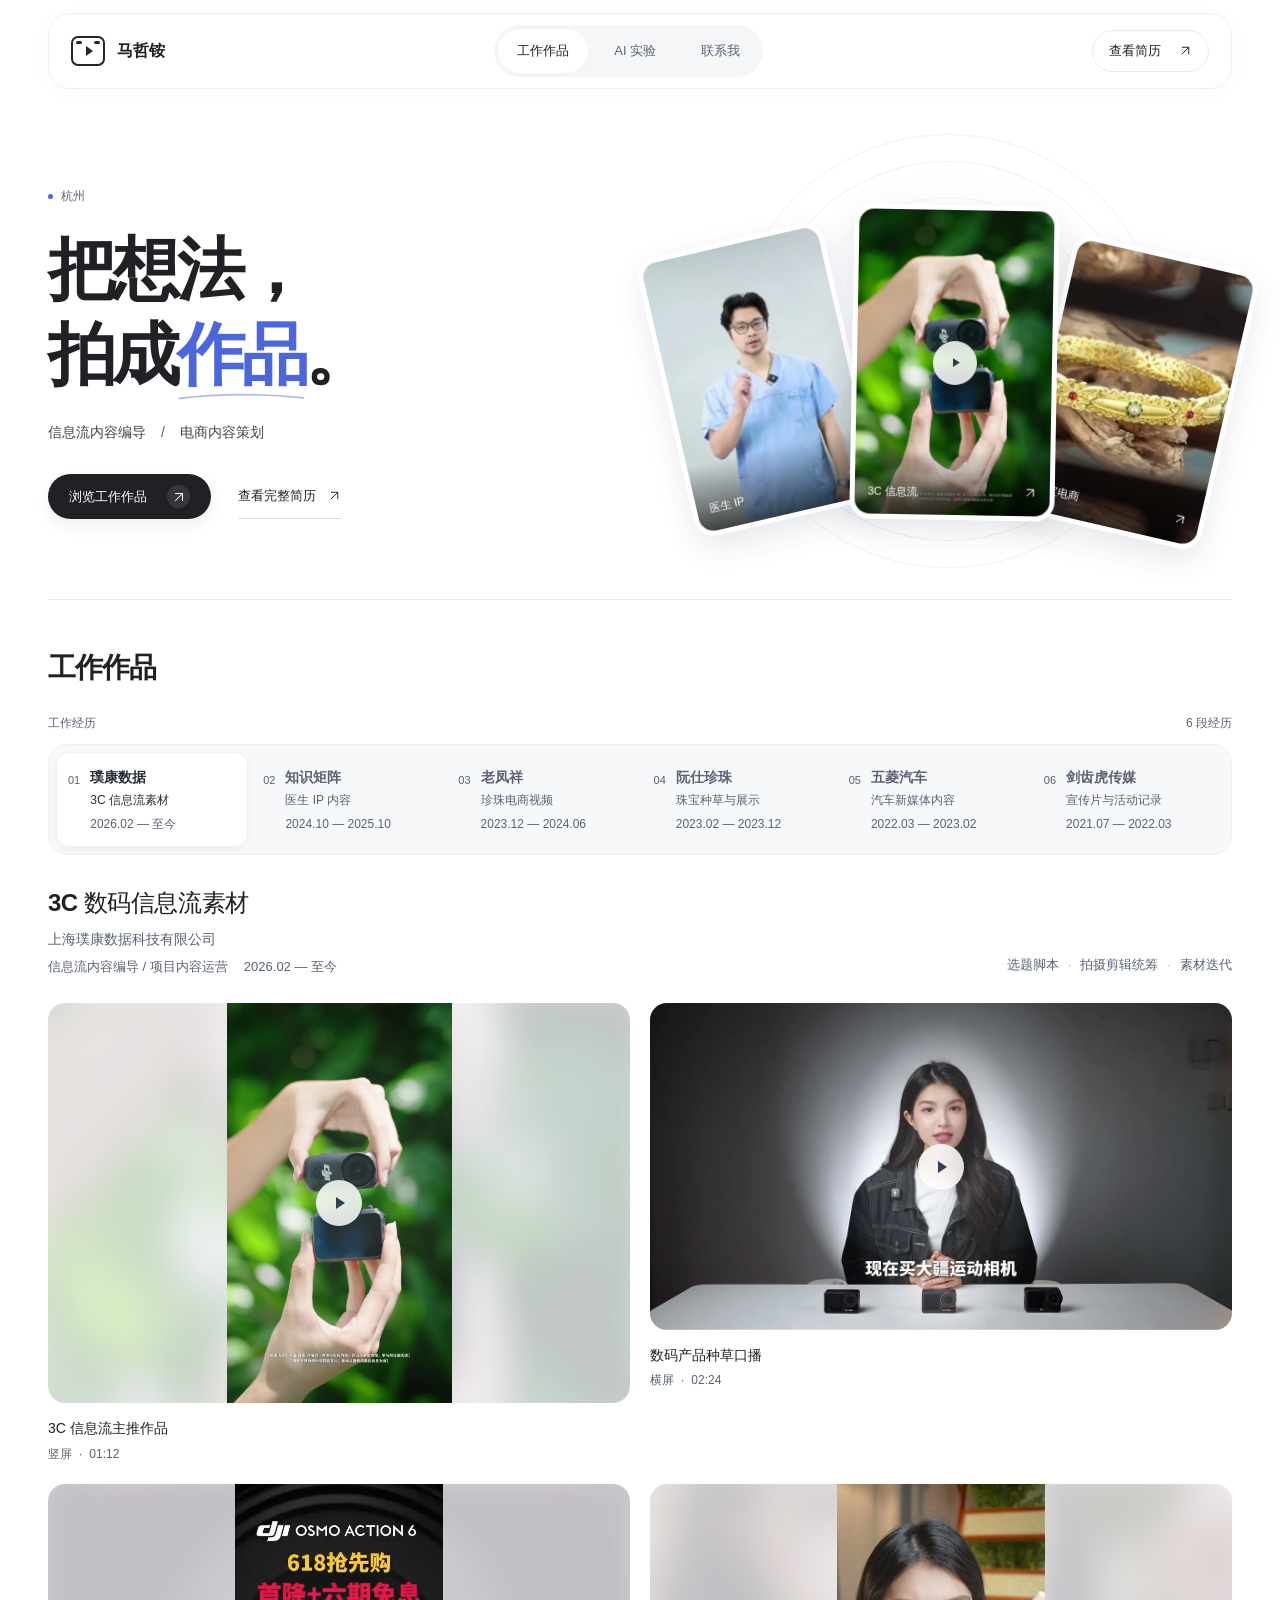
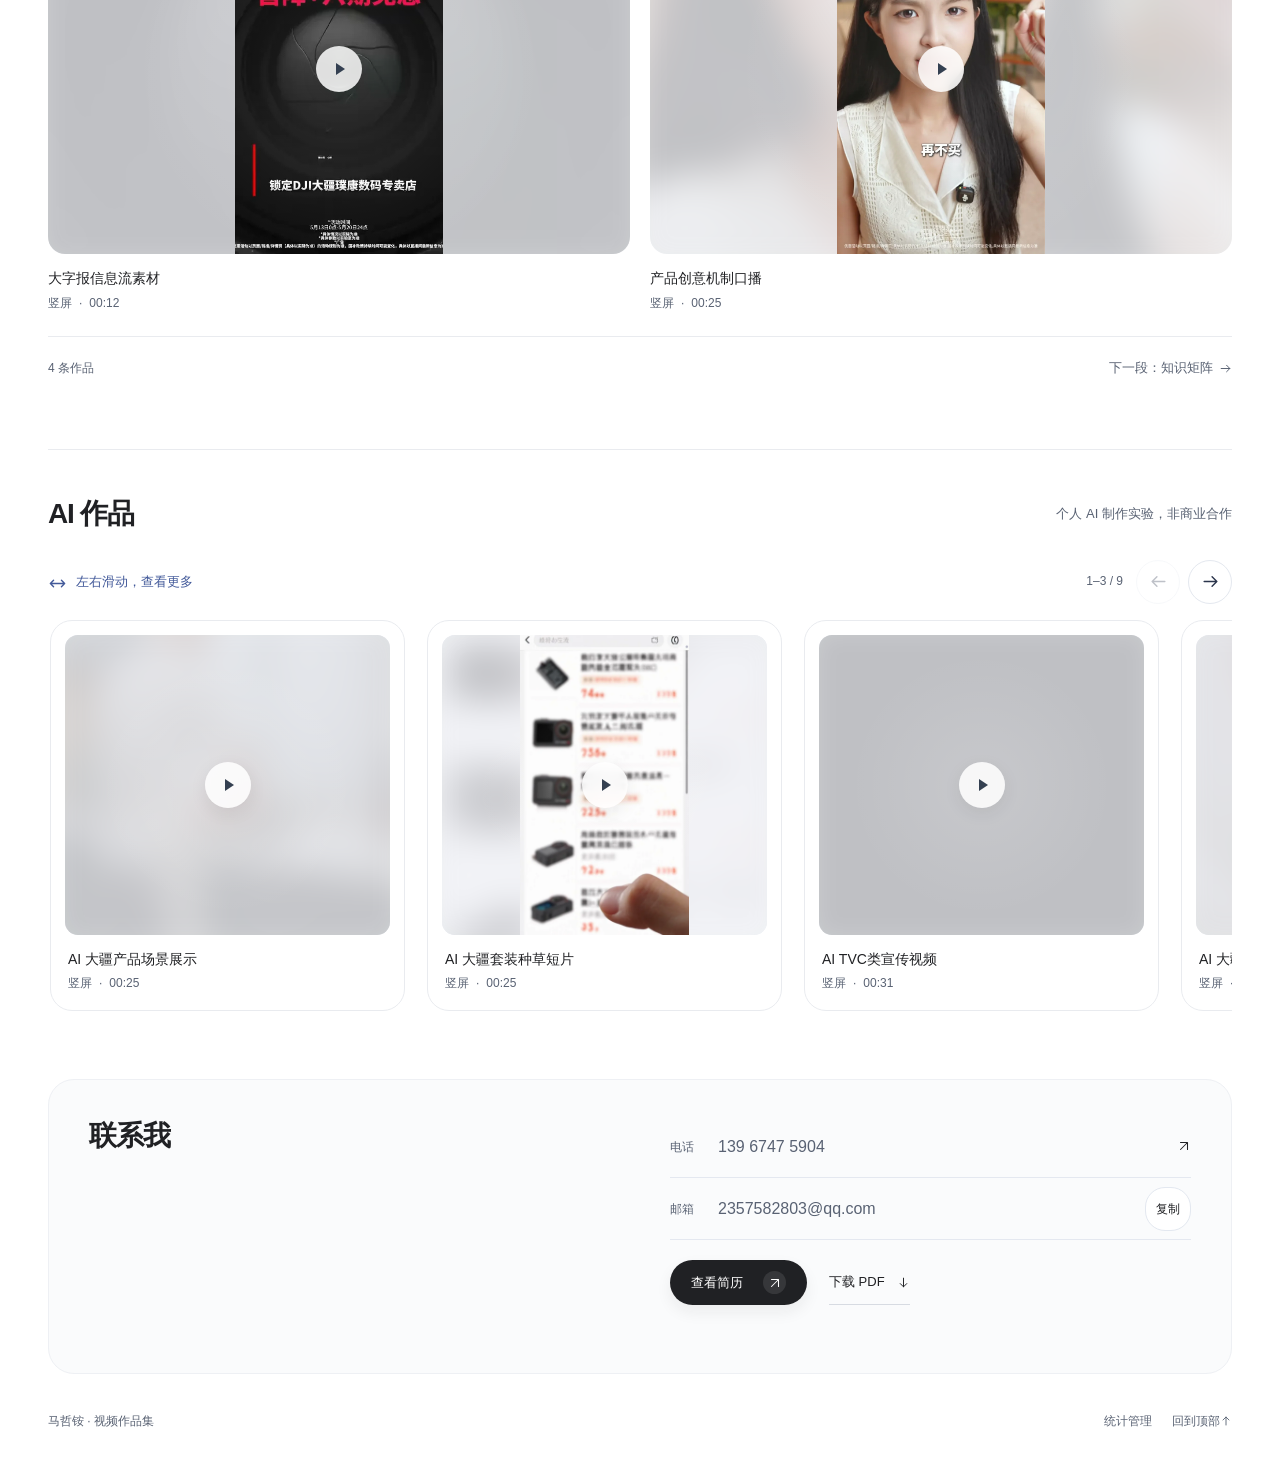
<file: index.html>
<!doctype html>
<html lang="zh-CN">
<head>
  <meta charset="utf-8">
  <meta name="viewport" content="width=device-width, initial-scale=1">
  <meta name="robots" content="index,follow">
  <meta name="theme-color" content="#ffffff">
  <meta name="description" content="马哲铵的工作经历与视频作品：信息流、电商、医生 IP、汽车与宣传片。">
  <meta name="format-detection" content="telephone=no">
  <link rel="canonical" href="https://fp7f2tt2m7-gif.github.io/mazhean-video-portfolio/">
  <meta property="og:locale" content="zh_CN">
  <meta property="og:type" content="website">
  <meta property="og:site_name" content="马哲铵 · 视频作品集">
  <meta property="og:title" content="马哲铵 · 视频作品集">
  <meta property="og:description" content="按工作经历浏览 3C、电商、医生 IP、汽车与宣传片作品。">
  <meta property="og:url" content="https://fp7f2tt2m7-gif.github.io/mazhean-video-portfolio/">
  <meta property="og:image" content="https://fp7f2tt2m7-gif.github.io/mazhean-video-portfolio/assets/social-card.png?v=20261102-release">
  <meta property="og:image:width" content="1200">
  <meta property="og:image:height" content="630">
  <meta name="twitter:card" content="summary_large_image">
  <meta name="twitter:title" content="马哲铵 · 视频作品集">
  <meta name="twitter:description" content="按工作经历浏览 3C、电商、医生 IP、汽车与宣传片作品。">
  <meta name="twitter:image" content="https://fp7f2tt2m7-gif.github.io/mazhean-video-portfolio/assets/social-card.png?v=20261102-release">
  <title>马哲铵 · 视频作品集</title>
  <link rel="icon" href="favicon.svg" type="image/svg+xml">
  <link rel="stylesheet" href="styles-bundle.css?v=20261102-performance">
</head>
<body>
  <a class="skip-link" href="#portfolio">跳到作品</a>
  <header class="site-header wrapper">
    <a class="brand" href="#top"><span class="brand-mark" aria-hidden="true"><i></i></span><span>马哲铵</span></a>
    <nav aria-label="主要导航"><a class="active" href="#portfolio" aria-label="工作作品"><span class="nav-label-full">工作作品</span><span class="nav-label-short" aria-hidden="true">作品</span></a><a href="#experiments" aria-label="AI 实验"><span class="nav-label-full">AI 实验</span><span class="nav-label-short" aria-hidden="true">AI</span></a><a href="#contact" aria-label="联系我"><span class="nav-label-full">联系我</span><span class="nav-label-short" aria-hidden="true">联系</span></a></nav>
    <a class="header-resume" href="resume.pdf?v=20261102-f0bed3ef" target="_blank" rel="noopener">查看简历 <span><svg class="ui-icon" data-ui-icon="north-east" xmlns="http://www.w3.org/2000/svg" viewBox="0 0 24 24" width="20" height="20" fill="none" stroke="currentColor" stroke-width="1.8" stroke-linecap="round" stroke-linejoin="round" aria-hidden="true" focusable="false"><path d="M6 18 18 6M6 6h12v12"/></svg></span></a>
  </header>
  <main id="top">
    <section class="hero wrapper" aria-labelledby="hero-title">
      <div class="hero-copy"><p class="intro-pill"><span></span>杭州</p><h1 id="hero-title"><span class="hero-line">把想法，</span><span class="hero-line">拍成<span class="accent-word">作品<svg viewBox="0 0 230 15" aria-hidden="true"><path d="M4 10 Q110 -3 226 9"/></svg></span>。</span></h1><p class="hero-role">信息流内容编导 <span>/</span> 电商内容策划</p><div class="hero-actions"><a class="button button-dark magnetic" href="#portfolio"><span>浏览工作作品</span><span class="button-arrow" aria-hidden="true"><svg class="ui-icon" data-ui-icon="north-east" xmlns="http://www.w3.org/2000/svg" viewBox="0 0 24 24" width="20" height="20" fill="none" stroke="currentColor" stroke-width="1.8" stroke-linecap="round" stroke-linejoin="round" aria-hidden="true" focusable="false"><path d="M6 18 18 6M6 6h12v12"/></svg></span></a><a class="text-link" href="resume.pdf?v=20261102-f0bed3ef" target="_blank" rel="noopener">查看完整简历 <span aria-hidden="true"><svg class="ui-icon" data-ui-icon="north-east" xmlns="http://www.w3.org/2000/svg" viewBox="0 0 24 24" width="20" height="20" fill="none" stroke="currentColor" stroke-width="1.8" stroke-linecap="round" stroke-linejoin="round" aria-hidden="true" focusable="false"><path d="M6 18 18 6M6 6h12v12"/></svg></span></a></div></div>
      <div class="hero-scene" aria-label="直接播放代表作品">
        <div class="scene-orbit" aria-hidden="true"></div>
        <button class="scene-card scene-card-one" data-play="doctor-ip" data-index="0" aria-label="播放医生 IP 主推作品"><img src="assets/posters-web/doctor-ip/01-主推案例.webp?v=20261102-performance" data-poster-fallback="assets/posters/doctor-ip/01-主推案例.jpg?v=20261010-first-frame" width="406" height="720" decoding="async" alt="医生 IP 视频画面"><span class="scene-card-info"><b>医生 IP</b><i><svg class="ui-icon" data-ui-icon="north-east" xmlns="http://www.w3.org/2000/svg" viewBox="0 0 24 24" width="20" height="20" fill="none" stroke="currentColor" stroke-width="1.8" stroke-linecap="round" stroke-linejoin="round" aria-hidden="true" focusable="false"><path d="M6 18 18 6M6 6h12v12"/></svg></i></span></button>
        <button class="scene-card scene-card-two" data-play="pukang-infoflow" data-index="0" aria-label="播放3C 信息流主推作品"><img src="assets/posters-web/pukang-infoflow/01-主推案例.webp?v=20261102-performance" data-poster-fallback="assets/posters/pukang-infoflow/01-主推案例.jpg?v=20261010-first-frame" width="406" height="720" decoding="async" alt="3C 信息流视频画面"><span class="scene-card-info"><b>3C 信息流</b><i><svg class="ui-icon" data-ui-icon="north-east" xmlns="http://www.w3.org/2000/svg" viewBox="0 0 24 24" width="20" height="20" fill="none" stroke="currentColor" stroke-width="1.8" stroke-linecap="round" stroke-linejoin="round" aria-hidden="true" focusable="false"><path d="M6 18 18 6M6 6h12v12"/></svg></i></span><span class="scene-play" aria-hidden="true"><svg class="ui-icon" data-ui-icon="play" xmlns="http://www.w3.org/2000/svg" viewBox="0 0 24 24" width="20" height="20" fill="none" stroke="currentColor" stroke-width="1.8" stroke-linecap="round" stroke-linejoin="round" aria-hidden="true" focusable="false"><path d="m8 5 11 7-11 7Z" fill="currentColor" stroke="none"/></svg></span></button>
        <button class="scene-card scene-card-three" data-play="laofengxiang" data-index="0" aria-label="播放珍珠电商主推作品"><img src="assets/posters-web/laofengxiang/01-主推案例.webp?v=20261102-performance" data-poster-fallback="assets/posters/laofengxiang/01-主推案例.jpg?v=20261010-first-frame" width="406" height="720" decoding="async" alt="珍珠电商视频画面"><span class="scene-card-info"><b>珠宝电商</b><i><svg class="ui-icon" data-ui-icon="north-east" xmlns="http://www.w3.org/2000/svg" viewBox="0 0 24 24" width="20" height="20" fill="none" stroke="currentColor" stroke-width="1.8" stroke-linecap="round" stroke-linejoin="round" aria-hidden="true" focusable="false"><path d="M6 18 18 6M6 6h12v12"/></svg></i></span></button>
              </div>
    </section>
    
    <section class="portfolio wrapper" id="portfolio" aria-labelledby="portfolio-title">
      <div class="section-heading"><h2 id="portfolio-title">工作作品</h2></div>
      <div class="archive-layout">
        <aside class="experience-sidebar"><div class="sidebar-heading"><span>工作经历</span><span id="experience-hint">左右滑动</span></div><div class="tab-rail"><div id="experience-tabs" class="experience-tabs" role="tablist" aria-label="按工作经历选择作品" aria-describedby="experience-hint" aria-orientation="horizontal"></div><div class="tab-indicator" aria-hidden="true"></div></div></aside>
        <div class="project-panel" id="project-panel" role="tabpanel" tabindex="0" aria-live="polite"></div>
      </div>
    </section>
    <section class="experiments wrapper" id="experiments" aria-labelledby="experiments-title"><div class="section-heading"><h2 id="experiments-title">AI 作品</h2><p class="experiment-disclosure">个人 AI 制作实验，非商业合作</p></div><div class="experiment-toolbar"><p id="experiment-scroll-hint" class="experiment-scroll-hint"><span aria-hidden="true"><svg class="ui-icon" data-ui-icon="swap" xmlns="http://www.w3.org/2000/svg" viewBox="0 0 24 24" width="20" height="20" fill="none" stroke="currentColor" stroke-width="1.8" stroke-linecap="round" stroke-linejoin="round" aria-hidden="true" focusable="false"><path d="M3 12h18M7 8l-4 4 4 4m10-8 4 4-4 4"/></svg></span><span>左右滑动，查看更多</span></p><div class="experiment-navigation"><span id="experiment-position" class="experiment-position" aria-live="polite" aria-atomic="true">共 9 条</span><button id="experiment-previous" class="experiment-arrow" aria-label="向左查看更多 AI 作品" aria-controls="experiment-grid" disabled><svg class="ui-icon" data-ui-icon="west" xmlns="http://www.w3.org/2000/svg" viewBox="0 0 24 24" width="20" height="20" fill="none" stroke="currentColor" stroke-width="1.8" stroke-linecap="round" stroke-linejoin="round" aria-hidden="true" focusable="false"><path d="M20 12H4m6-6-6 6 6 6"/></svg></button><button id="experiment-next" class="experiment-arrow" aria-label="向右查看更多 AI 作品" aria-controls="experiment-grid"><svg class="ui-icon" data-ui-icon="east" xmlns="http://www.w3.org/2000/svg" viewBox="0 0 24 24" width="20" height="20" fill="none" stroke="currentColor" stroke-width="1.8" stroke-linecap="round" stroke-linejoin="round" aria-hidden="true" focusable="false"><path d="M4 12h16m-6-6 6 6-6 6"/></svg></button></div></div><div class="experiment-grid" id="experiment-grid" role="region" tabindex="0" aria-label="AI 视频作品，左右滚动查看" aria-describedby="experiment-scroll-hint"></div></section>
    <section class="contact wrapper" id="contact" aria-labelledby="contact-title"><div><h2 id="contact-title">联系我</h2></div><div class="contact-details"><a class="contact-row" href="tel:13967475904"><span>电话</span><strong>139 6747 5904</strong><span aria-hidden="true"><svg class="ui-icon" data-ui-icon="north-east" xmlns="http://www.w3.org/2000/svg" viewBox="0 0 24 24" width="20" height="20" fill="none" stroke="currentColor" stroke-width="1.8" stroke-linecap="round" stroke-linejoin="round" aria-hidden="true" focusable="false"><path d="M6 18 18 6M6 6h12v12"/></svg></span></a><div class="contact-row"><span>邮箱</span><a href="mailto:2357582803@qq.com"><strong>2357582803@qq.com</strong></a><button class="copy-button" data-copy="2357582803@qq.com" aria-label="复制邮箱">复制</button></div><div class="contact-resume"><a class="button button-dark magnetic" href="resume.pdf?v=20261102-f0bed3ef" target="_blank" rel="noopener">查看简历 <span class="button-arrow"><svg class="ui-icon" data-ui-icon="north-east" xmlns="http://www.w3.org/2000/svg" viewBox="0 0 24 24" width="20" height="20" fill="none" stroke="currentColor" stroke-width="1.8" stroke-linecap="round" stroke-linejoin="round" aria-hidden="true" focusable="false"><path d="M6 18 18 6M6 6h12v12"/></svg></span></a><a class="text-link" href="resume.pdf?v=20261102-f0bed3ef" download="马哲铵-简历.pdf">下载 PDF <svg class="ui-icon" data-ui-icon="south" xmlns="http://www.w3.org/2000/svg" viewBox="0 0 24 24" width="20" height="20" fill="none" stroke="currentColor" stroke-width="1.8" stroke-linecap="round" stroke-linejoin="round" aria-hidden="true" focusable="false"><path d="M12 4v16m-6-6 6 6 6-6"/></svg></a></div><p id="copy-status" class="copy-status" role="status"></p></div></section>
  </main>
  <footer class="site-footer wrapper"><span>马哲铵 · 视频作品集</span><div class="footer-links"><a class="stats-entry" href="stats.html" aria-label="打开访问统计管理">统计管理</a><a href="#top">回到顶部 <svg class="ui-icon" data-ui-icon="north" xmlns="http://www.w3.org/2000/svg" viewBox="0 0 24 24" width="20" height="20" fill="none" stroke="currentColor" stroke-width="1.8" stroke-linecap="round" stroke-linejoin="round" aria-hidden="true" focusable="false"><path d="M12 20V4m-6 6 6-6 6 6"/></svg></a></div></footer>
  <nav class="mobile-dock" aria-label="手机快捷导航"><a href="#portfolio" data-section="portfolio">选择经历</a><a href="resume.pdf?v=20261102-f0bed3ef" target="_blank" rel="noopener">查看简历 <svg class="ui-icon" data-ui-icon="north-east" xmlns="http://www.w3.org/2000/svg" viewBox="0 0 24 24" width="20" height="20" fill="none" stroke="currentColor" stroke-width="1.8" stroke-linecap="round" stroke-linejoin="round" aria-hidden="true" focusable="false"><path d="M6 18 18 6M6 6h12v12"/></svg></a><a href="#contact" data-section="contact">联系我</a></nav>
  <dialog id="video-dialog" class="video-dialog" aria-labelledby="player-title"><div class="dialog-heading"><div><p id="player-context"></p><h2 id="player-title">视频作品</h2></div><button id="close-player" class="close-player" aria-label="关闭视频"><svg class="ui-icon" data-ui-icon="close" xmlns="http://www.w3.org/2000/svg" viewBox="0 0 24 24" width="20" height="20" fill="none" stroke="currentColor" stroke-width="1.8" stroke-linecap="round" stroke-linejoin="round" aria-hidden="true" focusable="false"><path d="m6 6 12 12M6 18 18 6"/></svg></button></div><div class="player-stage"><video id="video-player" controls playsinline preload="none"></video><div id="player-status" class="player-status" role="status" hidden><span class="loading-spinner"></span><p id="player-message">正在加载视频…</p><button id="retry-player" class="button button-light" hidden>重新加载</button></div></div><div class="dialog-footer"><div class="player-info"><span id="player-position" aria-label="当前作品序号" aria-live="polite"></span><span id="player-detail"></span></div><div class="player-controls"><button id="previous-video" class="text-link"><svg class="ui-icon" data-ui-icon="west" xmlns="http://www.w3.org/2000/svg" viewBox="0 0 24 24" width="20" height="20" fill="none" stroke="currentColor" stroke-width="1.8" stroke-linecap="round" stroke-linejoin="round" aria-hidden="true" focusable="false"><path d="M20 12H4m6-6-6 6 6 6"/></svg> 上一条</button><button id="next-video" class="text-link">下一条 <svg class="ui-icon" data-ui-icon="east" xmlns="http://www.w3.org/2000/svg" viewBox="0 0 24 24" width="20" height="20" fill="none" stroke="currentColor" stroke-width="1.8" stroke-linecap="round" stroke-linejoin="round" aria-hidden="true" focusable="false"><path d="M4 12h16m-6-6 6 6-6 6"/></svg></button></div></div></dialog>
  <noscript><div class="noscript-message">请启用 JavaScript 浏览作品。你也可以直接<a href="resume.pdf?v=20261102-f0bed3ef">查看简历</a>或通过电话 139 6747 5904 联系。</div></noscript>
  <script defer src="portfolio-bundle.js?v=20261106-bandwidth"></script>
</body>
</html>
</file>
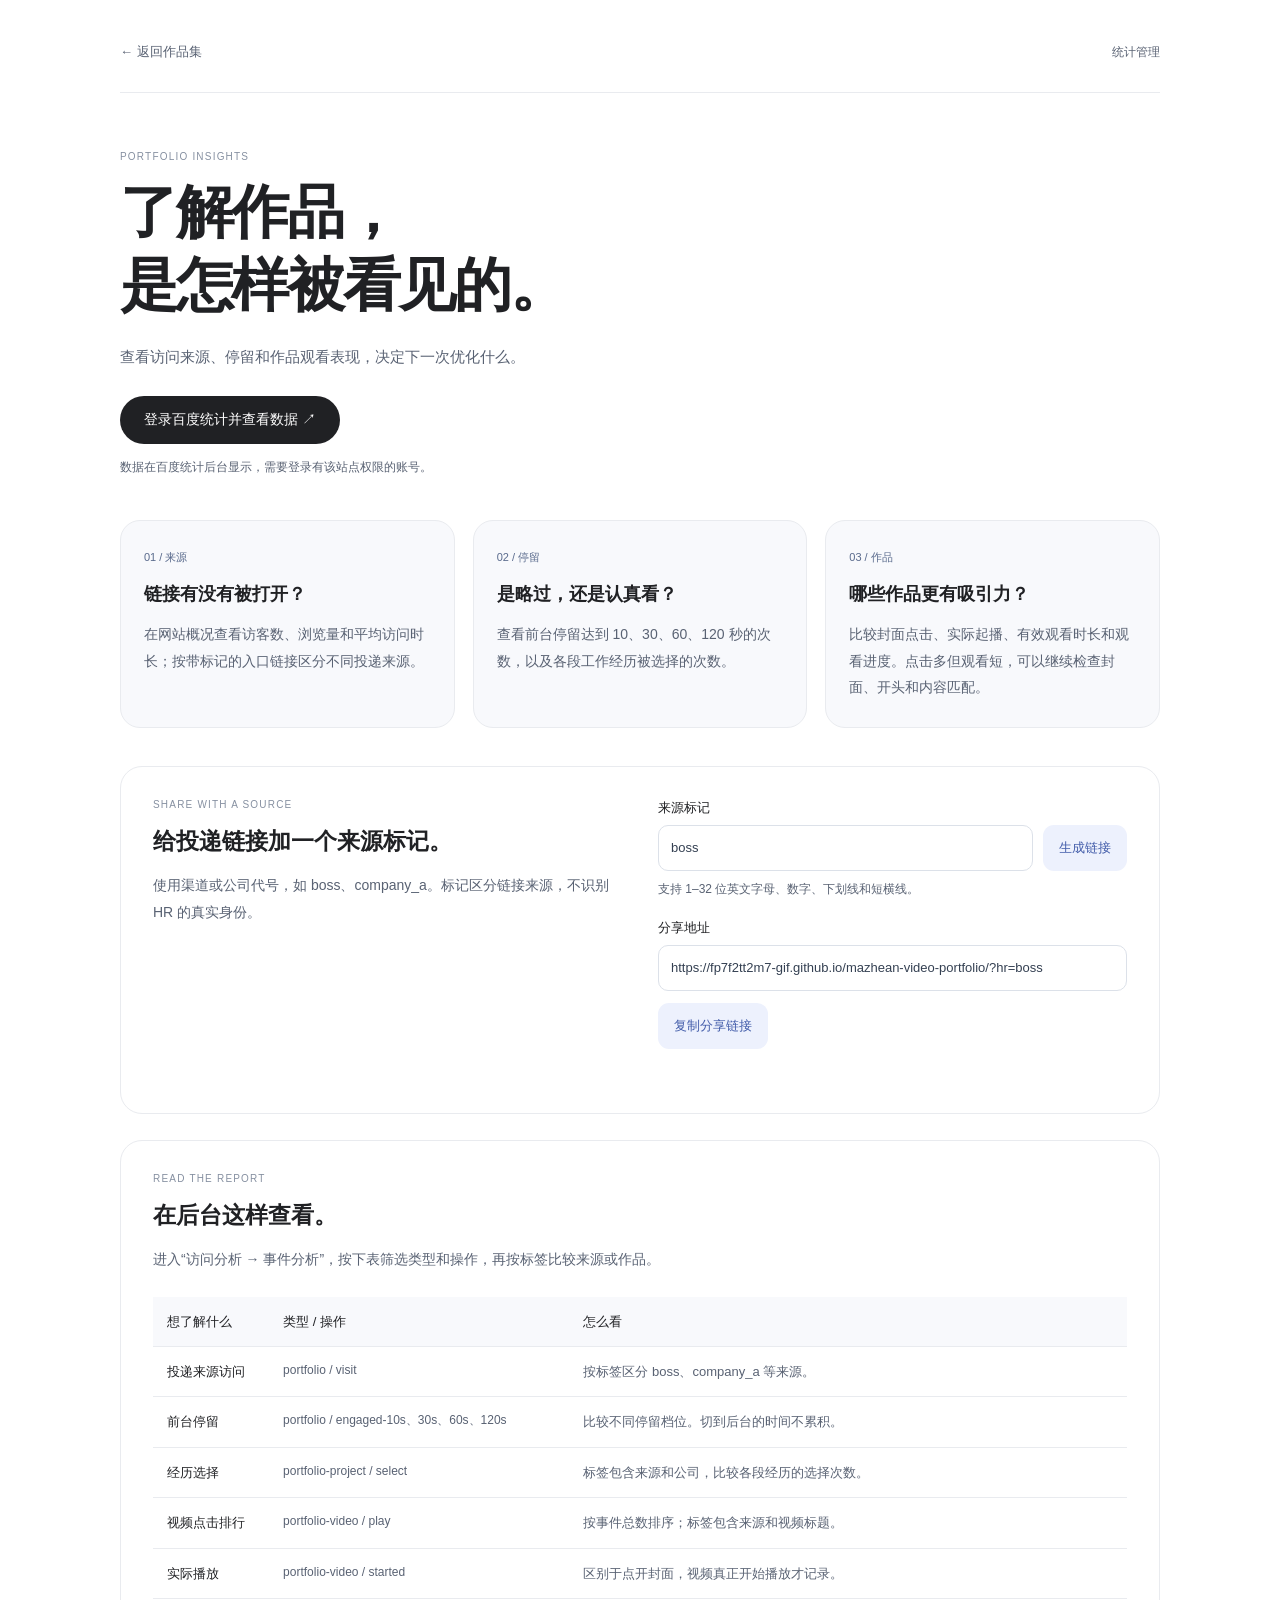
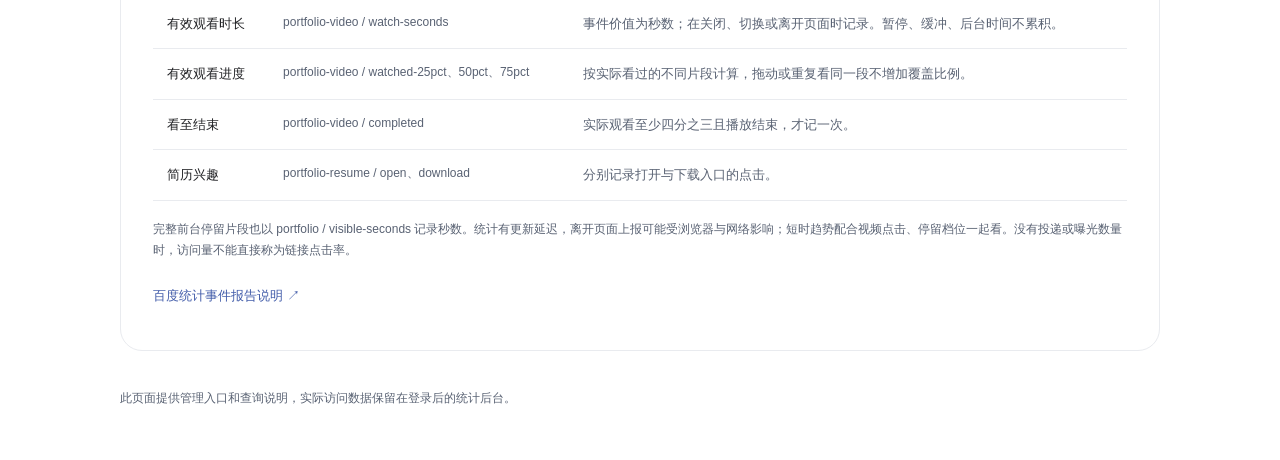
<file: stats.html>
<!doctype html>
<html lang="zh-CN">
<head>
  <meta charset="utf-8">
  <meta name="viewport" content="width=device-width,initial-scale=1">
  <meta name="robots" content="noindex,nofollow,noarchive">
  <meta name="referrer" content="no-referrer">
  <meta name="theme-color" content="#ffffff">
  <title>访问统计管理 · 马哲铵</title>
  <link rel="icon" href="favicon.svg" type="image/svg+xml">
  <link rel="stylesheet" href="stats.css?v=20261009-motion">
</head>
<body>
  <main class="stats-shell">
    <nav class="stats-top"><a href="index.html">← 返回作品集</a><span>统计管理</span></nav>
    <header>
      <p class="stats-eyebrow">PORTFOLIO INSIGHTS</p>
      <h1>了解作品，<br>是怎样被看见的。</h1>
      <p>查看访问来源、停留和作品观看表现，决定下一次优化什么。</p>
      <a class="stats-primary" href="https://tongji.baidu.com/main/overview/10000735614/overview/index?siteId=23495074" target="_blank" rel="noopener noreferrer">登录百度统计并查看数据 ↗</a>
      <p class="stats-caption">数据在百度统计后台显示，需要登录有该站点权限的账号。</p>
    </header>
    <section class="stats-grid" aria-label="统计用途">
      <article><span>01 / 来源</span><h2>链接有没有被打开？</h2><p>在网站概况查看访客数、浏览量和平均访问时长；按带标记的入口链接区分不同投递来源。</p></article>
      <article><span>02 / 停留</span><h2>是略过，还是认真看？</h2><p>查看前台停留达到 10、30、60、120 秒的次数，以及各段工作经历被选择的次数。</p></article>
      <article><span>03 / 作品</span><h2>哪些作品更有吸引力？</h2><p>比较封面点击、实际起播、有效观看时长和观看进度。点击多但观看短，可以继续检查封面、开头和内容匹配。</p></article>
    </section>
    <section class="stats-panel" aria-labelledby="link-title">
      <div><p class="stats-eyebrow">SHARE WITH A SOURCE</p><h2 id="link-title">给投递链接加一个来源标记。</h2><p>使用渠道或公司代号，如 boss、company_a。标记区分链接来源，不识别 HR 的真实身份。</p></div>
      <form id="source-form">
        <label for="source-code">来源标记</label>
        <div class="source-controls"><input id="source-code" name="source" value="boss" maxlength="32" pattern="[a-zA-Z0-9_\-]{1,32}" required aria-describedby="source-help"><button type="submit">生成链接</button></div>
        <p id="source-help" class="stats-caption">支持 1–32 位英文字母、数字、下划线和短横线。</p>
        <label for="share-url">分享地址</label>
        <input id="share-url" readonly value="https://fp7f2tt2m7-gif.github.io/mazhean-video-portfolio/?hr=boss">
        <button id="copy-share-url" type="button" class="stats-secondary">复制分享链接</button>
        <p id="share-status" role="status" class="stats-status"></p>
      </form>
    </section>
    <section class="stats-panel stats-guide" aria-labelledby="guide-title">
      <div><p class="stats-eyebrow">READ THE REPORT</p><h2 id="guide-title">在后台这样查看。</h2><p>进入“访问分析 → 事件分析”，按下表筛选类型和操作，再按标签比较来源或作品。</p></div>
      <div class="stats-table-wrap"><table><thead><tr><th scope="col">想了解什么</th><th scope="col">类型 / 操作</th><th scope="col">怎么看</th></tr></thead><tbody>
        <tr><td>投递来源访问</td><td>portfolio / visit</td><td>按标签区分 boss、company_a 等来源。</td></tr>
        <tr><td>前台停留</td><td>portfolio / engaged-10s、30s、60s、120s</td><td>比较不同停留档位。切到后台的时间不累积。</td></tr>
        <tr><td>经历选择</td><td>portfolio-project / select</td><td>标签包含来源和公司，比较各段经历的选择次数。</td></tr>
        <tr><td>视频点击排行</td><td>portfolio-video / play</td><td>按事件总数排序；标签包含来源和视频标题。</td></tr>
        <tr><td>实际播放</td><td>portfolio-video / started</td><td>区别于点开封面，视频真正开始播放才记录。</td></tr>
        <tr><td>有效观看时长</td><td>portfolio-video / watch-seconds</td><td>事件价值为秒数；在关闭、切换或离开页面时记录。暂停、缓冲、后台时间不累积。</td></tr>
        <tr><td>有效观看进度</td><td>portfolio-video / watched-25pct、50pct、75pct</td><td>按实际看过的不同片段计算，拖动或重复看同一段不增加覆盖比例。</td></tr>
        <tr><td>看至结束</td><td>portfolio-video / completed</td><td>实际观看至少四分之三且播放结束，才记一次。</td></tr>
        <tr><td>简历兴趣</td><td>portfolio-resume / open、download</td><td>分别记录打开与下载入口的点击。</td></tr>
      </tbody></table></div>
      <p class="stats-caption">完整前台停留片段也以 portfolio / visible-seconds 记录秒数。统计有更新延迟，离开页面上报可能受浏览器与网络影响；短时趋势配合视频点击、停留档位一起看。没有投递或曝光数量时，访问量不能直接称为链接点击率。</p>
      <a class="stats-help" href="https://tongji.baidu.com/web/help/article?id=232&amp;type=0" target="_blank" rel="noopener noreferrer">百度统计事件报告说明 ↗</a>
    </section>
    <footer>此页面提供管理入口和查询说明，实际访问数据保留在登录后的统计后台。</footer>
  </main>
  <script src="stats.js?v=20261009-motion"></script>
</body>
</html>
</file>
<file: styles-bundle.css>
/* Source: motion.css */
:root {
  --paper: #fff;
  --ink: #202124;
  --muted: #596273;
  --line: #e9ebef;
  --blue: #4c66dc;
  --soft: #f6f7fa;
  --sans: "PingFang SC","Microsoft YaHei","Noto Sans CJK SC",sans-serif;
  --ease: cubic-bezier(.22,1,.36,1);
}
* {
  box-sizing: border-box;
}
html {
  scroll-behavior: smooth;
  scroll-padding-top: 100px;
}
body {
  margin: 0;
  background: var(--paper);
  color: var(--ink);
  font: 14px/1.7 var(--sans);
  -webkit-font-smoothing: antialiased;
}
a {
  color: inherit;
  text-decoration: none;
}
button {
  font: inherit;
  color: inherit;
  cursor: pointer;
  border: 0;
}
a,button {
  -webkit-tap-highlight-color: transparent;
}
img {
  display: block;
  max-width: 100%;
}
h1,h2,h3,h4,p {
  margin: 0;
}
[hidden] {
  display: none!important;
}
a:focus-visible,button:focus-visible,[tabindex]:focus-visible {
  outline: 2px solid var(--blue);
  outline-offset: 4px;
}
.wrapper {
  width: min(1220px,calc(100% - 96px));
  margin-inline: auto;
}
.skip-link {
  position: fixed;
  top: -80px;
  left: 20px;
  z-index: 100;
  padding: 12px;
  background: var(--ink);
  color: white;
}
.skip-link:focus {
  top: 10px;
}

.site-header {
  position: sticky;
  top: 12px;
  z-index: 30;
  display: flex;
  align-items: center;
  justify-content: space-between;
  gap: 30px;
  height: 76px;
  margin-top: 13px;
  padding: 0 22px;
  border: 1px solid #eceef2;
  border-radius: 22px;
  background: #ffffffed;
  backdrop-filter: blur(18px);
  box-shadow: 0 4px 30px #242d4105;
}
.brand {
  display: flex;
  align-items: center;
  gap: 12px;
  font-size: 16px;
  font-weight: 700;
  line-height: 1.5;
}
.brand small {
  display: block;
  color: var(--muted);
  font-size: 8px;
  letter-spacing: .13em;
  font-weight: 400;
}
.brand-mark {
  position: relative;
  width: 34px;
  height: 30px;
  border: 2px solid #25262a;
  border-radius: 7px;
  display: grid;
  place-items: center;
}
.brand-mark:before,.brand-mark:after {
  content: "";
  position: absolute;
  width: 6px;
  height: 3px;
  border-radius: 2px;
  background: #25262a;
  top: 3px;
}
.brand-mark:before {
  left: 3px;
}
.brand-mark:after {
  right: 3px;
}
.brand-mark i {
  width: 0;
  height: 0;
  border-top: 5px solid transparent;
  border-bottom: 5px solid transparent;
  border-left: 7px solid #25262a;
  margin-left: 2px;
}
.site-header nav {
  display: flex;
  gap: 7px;
  border-radius: 30px;
  padding: 4px;
  background: #f5f6f8;
}
.site-header nav a {
  font-size: 13px;
  padding: 7px 19px;
  border-radius: 24px;
  color: #596273;
  transition: color .2s,background .2s;
  min-height: 44px;
  display: inline-flex;
  align-items: center;
  justify-content: center;
}
.site-header nav a:hover,.site-header nav a.active {
  color: var(--ink);
  background: #fff;
  box-shadow: 0 2px 8px #00000004;
}
.header-resume {
  font-size: 13px;
  padding: 9px 16px;
  border: 1px solid var(--line);
  border-radius: 30px;
}
.header-resume span {
  margin-left: 14px;
}
.hero {
  display: grid;
  grid-template-columns: 1fr 1fr;
  gap: 48px;
  align-items: center;
  padding: 68px 0 46px;
  min-height: 570px;
}
.intro-pill {
  display: inline-flex;
  align-items: center;
  gap: 8px;
  font-size: 12px;
  color: #596273;
}
.intro-pill>span {
  width: 5px;
  height: 5px;
  border-radius: 50%;
  background: var(--blue);
}
.hero h1 {
  font-size: clamp(42px,5.3vw,72px);
  line-height: 1.24;
  font-weight: 650;
  letter-spacing: -.055em;
  margin: 22px 0 24px;
}
.hero-line {
  display: block;
  transform-origin: left center;
}
.accent-word {
  position: relative;
  display: inline-block;
  color: var(--blue);
}
.accent-word svg {
  position: absolute;
  width: 100%;
  height: 12px;
  left: 0;
  bottom: -6px;
  overflow: visible;
}
.accent-word path {
  stroke: #aab8f1;
  stroke-width: 3;
  fill: none;
  stroke-linecap: round;
}
.hero-role {
  font-size: 14px;
  color: #41444c;
  font-weight: 500;
}
.hero-role>span {
  padding: 0 11px;
  color: #596273;
}
.hero-description {
  color: var(--muted);
  font-size: 14px;
  line-height: 1.9;
  margin-top: 13px;
}
.hero-actions {
  display: flex;
  gap: 27px;
  align-items: center;
  margin-top: 26px;
}
.button {
  display: inline-flex;
  align-items: center;
  justify-content: center;
  gap: 20px;
  min-height: 44px;
  padding: 10px 20px;
  border-radius: 28px;
  font-size: 13px;
  border: 1px solid transparent;
  position: relative;
  transition: background .25s,box-shadow .25s;
  isolation: isolate;
}
.button-dark {
  background: var(--ink);
  color: #fff;
  box-shadow: 0 7px 16px #20212411;
}
.button-dark:hover {
  background: #394b96;
  box-shadow: 0 8px 22px #4c66dc24;
}
.button-arrow {
  display: inline-grid;
  place-items: center;
  border-radius: 50%;
  width: 23px;
  height: 23px;
  background: #ffffff1a;
  transition: transform .3s var(--ease);
}
.button:hover .button-arrow {
  transform: rotate(45deg);
}
.button-light {
  background: #fff;
  color: var(--ink);
}
.text-link {
  display: inline-flex;
  align-items: center;
  gap: 12px;
  background: none;
  border: 0;
  border-bottom: 1px solid #d7dbe2;
  padding: 7px 0;
  font-size: 13px;
  min-height: 44px;
}
.text-link:hover {
  color: var(--blue);
  border-color: var(--blue);
}
.hero-scene {
  position: relative;
  width: 100%;
  height: 425px;
  isolation: isolate;
  perspective: 1200px;
}
.scene-orbit {
  position: absolute;
  width: 380px;
  height: 380px;
  left: 50%;
  top: 50%;
  transform: translate(-50%,-50%);
  border: 1px solid #edf0f5;
  border-radius: 50%;
  background: radial-gradient(circle,#f7f9fd 0%,#fff 70%);
  z-index: -1;
}
.scene-orbit:before,.scene-orbit:after {
  content: "";
  position: absolute;
  border: 1px solid #f0f2f6;
  border-radius: 50%;
  inset: -28px;
}
.scene-orbit:after {
  inset: 35px;
}
.scene-label {
  position: absolute;
  left: 18px;
  top: -3px;
  font-size: 8px;
  letter-spacing: .16em;
  color: #acb1bd;
}
.scene-card {
  position: absolute;
  width: 190px;
  height: 285px;
  border: 5px solid #fff;
  border-radius: 20px;
  padding: 0;
  background: #eee;
  overflow: hidden;
  box-shadow: 0 12px 30px #212d491c;
  transform: translate3d(var(--mx,0px),var(--my,0px),0) rotate(var(--rotation));
  transition: transform .55s var(--ease),box-shadow .3s;
  will-change: transform;
}
.scene-card:hover,.scene-card:focus-visible {
  z-index: 5!important;
  box-shadow: 0 22px 45px #26345827;
}
.scene-card img {
  width: 100%;
  height: 100%;
  object-fit: cover;
}
.scene-card-one {
  left: 0;
  top: 81px;
  --rotation: -13deg;
  z-index: 1;
}
.scene-card-two {
  left: calc(50% - 96px);
  top: 49px;
  --rotation: 1deg;
  z-index: 3;
  width: 205px;
  height: 315px;
}
.scene-card-three {
  right: 0;
  top: 94px;
  --rotation: 13deg;
  z-index: 2;
}
.scene-card-info {
  position: absolute;
  inset: auto 0 0;
  display: flex;
  justify-content: space-between;
  align-items: center;
  padding: 36px 13px 12px;
  background: linear-gradient(transparent,#000a);
  color: #fff;
}
.scene-card-info b {
  font-size: 11px;
  font-weight: 500;
}
.scene-card-info i {
  font-size: 12px;
  font-style: normal;
}
.scene-play {
  position: absolute;
  left: calc(50% - 22px);
  top: calc(50% - 22px);
  width: 44px;
  height: 44px;
  background: #ffffffd9;
  border-radius: 50%;
  display: grid;
  place-items: center;
  font-size: 12px;
  color: #343a44;
  padding-left: 2px;
  backdrop-filter: blur(5px);
}
.scene-tag {
  position: absolute;
  right: 4px;
  bottom: 10px;
  display: flex;
  align-items: center;
  gap: 12px;
  padding: 10px 16px;
  background: #fff;
  border: 1px solid var(--line);
  border-radius: 30px;
  box-shadow: 0 5px 15px #00000004;
  color: #596273;
  font-size: 10px;
  transform: rotate(-4deg);
}
.scene-tag i {
  font-style: normal;
  color: #596273;
}
.skill-strip {
  display: flex;
  align-items: center;
  justify-content: space-between;
  gap: 24px;
  border-top: 1px solid var(--line);
  border-bottom: 1px solid var(--line);
  padding: 20px 0;
}
.skill-strip>span {
  font-size: 9px;
  letter-spacing: .1em;
  color: #b2b7c1;
}
.skill-strip p {
  display: flex;
  align-items: center;
  gap: 25px;
  font-size: 12px;
  color: #596273;
}
.skill-strip i {
  font-style: normal;
  color: #596273;
  font-size: 13px;
}
.portfolio {
  padding: 64px 0 70px;
}
.section-heading {
  display: flex;
  align-items: flex-end;
  justify-content: space-between;
  gap: 25px;
  margin-bottom: 30px;
}
.eyebrow {
  font-size: 9px;
  letter-spacing: .11em;
  color: #9ca3b0;
  margin-bottom: 12px;
}
.section-heading h2 {
  font-size: 30px;
  line-height: 1.4;
  font-weight: 600;
  letter-spacing: -.04em;
}
.section-heading>p {
  font-size: 13px;
  color: #596273;
  line-height: 1.8;
  text-align: right;
}
.section-heading>p span {
  color: #596273;
}
.archive-layout {
  display: block;
}
.experience-sidebar {
  margin-bottom: 30px;
}
.sidebar-heading {
  display: flex;
  justify-content: space-between;
  font-size: 12px;
  color: #596273;
  margin-bottom: 13px;
}
.tab-rail {
  position: relative;
  border: 1px solid #eef0f4;
  border-radius: 19px;
  padding: 7px;
  background: #f7f8fa;
  overflow: hidden;
}
.experience-tabs {
  position: relative;
  z-index: 2;
  display: flex;
  overflow-x: auto;
  scrollbar-width: none;
  gap: 3px;
  scroll-snap-type: x proximity;
}
.experience-tabs::-webkit-scrollbar {
  display: none;
}
.experience-tab {
  flex: 1 0 0;
  min-width: 164px;
  display: flex;
  align-items: center;
  gap: 10px;
  text-align: left;
  padding: 14px 12px;
  border-radius: 13px;
  background: transparent;
  color: #596273;
  scroll-snap-align: start;
  transition: color .25s;
}
.experience-tab[aria-selected=true] {
  color: #262c39;
}
.tab-number {
  font-size: 11px;
  color: #596273;
  align-self: flex-start;
  padding-top: 5px;
  font-variant-numeric: tabular-nums;
}
.tab-title {
  display: block;
  font-size: 14px;
  font-weight: 600;
  white-space: nowrap;
  line-height: 1.6;
}
.tab-direction {
  display: block;
  font-size: 12px;
  margin-top: 2px;
  white-space: nowrap;
}
.tab-date {
  display: block;
  font-size: 12px;
  color: #596273;
  white-space: nowrap;
  line-height: 1.5;
  margin-top: 5px;
}
.tab-arrow {
  display: none;
}
.tab-indicator {
  position: absolute;
  top: 7px;
  bottom: 7px;
  left: 7px;
  width: 190px;
  background: #fff;
  border-radius: 13px;
  box-shadow: 0 3px 8px #1c294109;
  z-index: 1;
  pointer-events: none;
  transition: transform .45s var(--ease),width .45s var(--ease);
  border: 1px solid #eceff5;
}
.project-panel {
  min-width: 0;
}
.project-intro {
  display: grid;
  grid-template-columns: 1fr 1fr;
  gap: 40px;
  align-items: start;
  margin-bottom: 27px;
}
.project-topline {
  font-size: 12px;
  color: #596273;
  display: flex;
  align-items: center;
  gap: 20px;
  margin-bottom: 10px;
}
.project-topline>span:first-child {
  color: var(--blue);
  letter-spacing: .1em;
}
.project-heading {
  font-size: 25px;
  font-weight: 550;
  line-height: 1.5;
  letter-spacing: -.02em;
  margin-bottom: 5px;
}
.project-company {
  font-size: 13px;
  color: #596273;
}
.project-summary {
  font-size: 15px;
  color: #596273;
  line-height: 1.95;
  margin-top: 10px;
  max-width: 525px;
}
.project-roles {
  display: flex;
  gap: 5px;
  align-items: center;
  flex-wrap: wrap;
  margin-top: 13px;
}
.roles-label {
  font-size: 12px;
  color: #596273;
  margin-right: 5px;
}
.role-tag {
  padding: 3px 8px;
  background: #f5f6f9;
  border-radius: 5px;
  font-size: 12px;
  color: #596273;
}
.work-gallery {
  display: grid;
  grid-template-columns: 1.24fr 1fr 1fr 1fr;
  gap: 20px;
  align-items: start;
  perspective: 1200px;
}
.primary-work,.video-card {
  min-width: 0;
  transition: transform .5s var(--ease);
  transform-style: preserve-3d;
}
.primary-poster,.video-poster {
  position: relative;
  width: 100%;
  height: 370px;
  background: transparent;
  border-radius: 17px;
  overflow: visible;
  border: 0;
  padding: 0;
  display: block;
  transform: none;
  transition: none;
  will-change: auto;
}
.primary-poster {
  height: 400px;
}
.primary-poster img,.video-poster img {
  position: absolute;
  inset: 0;
  width: 100%;
  height: 100%;
  object-fit: contain;
  z-index: 1;
  transition: transform .6s var(--ease);
}
.primary-poster:hover img,.video-poster:hover img {
  transform: scale(1.025);
}
.play-badge {
  position: absolute;
  left: calc(50% - 23px);
  top: calc(50% - 23px);
  width: 46px;
  height: 46px;
  display: grid;
  place-items: center;
  border-radius: 50%;
  background: #ffffffd9;
  box-shadow: 0 5px 18px #00000012;
  backdrop-filter: blur(7px);
  z-index: 3;
  transition: transform .3s var(--ease);
}
.play-badge:before {
  content: "";
  width: 0;
  height: 0;
  border-top: 6px solid transparent;
  border-bottom: 6px solid transparent;
  border-left: 9px solid #344051;
  margin-left: 3px;
}
.primary-poster:hover .play-badge,.video-poster:hover .play-badge {
  transform: scale(1.1);
}
.work-label {
  position: absolute;
  top: 13px;
  left: 13px;
  padding: 5px 9px;
  background: #ffffffdd;
  color: #596273;
  border: 1px solid #ffffffaa;
  border-radius: 20px;
  font-size: 11px;
  z-index: 4;
  backdrop-filter: blur(5px);
}
.primary-caption {
  position: relative;
  padding-top: 14px;
}
.primary-caption h4,.video-card h4 {
  font-size: 14px;
  font-weight: 500;
  line-height: 1.6;
  margin-bottom: 5px;
}
.video-meta {
  display: flex;
  align-items: center;
  gap: 7px;
  color: #596273;
  font-size: 12px;
  line-height: 1.6;
}
.video-meta span+span:before {
  content: "·";
  margin-right: 7px;
  color: #596273;
}
.video-card h4 {
  margin-top: 13px;
}
.project-next {
  display: flex;
  justify-content: space-between;
  align-items: center;
  gap: 20px;
  margin-top: 28px;
  padding: 19px 0;
  border-top: 1px solid var(--line);
}
.project-next span {
  font-size: 12px;
  color: #596273;
}
.project-next button {
  font-size: 13px;
  color: #596273;
  background: transparent;
  padding: 6px 0;
}
.project-next button:hover {
  color: var(--blue);
}
.experiments {
  padding: 55px 0 65px;
  border-top: 1px solid var(--line);
}
.outline-label {
  font-size: 12px;
  color: #596273;
  padding: 7px 13px;
  border: 1px solid #e7ebf2;
  border-radius: 30px;
  white-space: nowrap;
}
.experiment-intro {
  display: flex;
  justify-content: space-between;
  gap: 25px;
  margin-bottom: 24px;
  color: #596273;
  font-size: 14px;
}
.experiment-intro p:first-child {
  color: #596273;
}
.experiment-intro p:last-child {
  text-align: right;
  font-size: 13px;
}
.experiment-grid {
  display: grid;
  grid-template-columns: repeat(3,1fr);
  gap: 23px;
}
.experiment-grid .video-card {
  padding: 14px;
  background: #f8f9fb;
  border-radius: 22px;
  border: 1px solid #eef0f4;
}
.experiment-grid .video-poster {
  height: 300px;
  border-radius: 13px;
  background: #edf0f4;
}
.experiment-grid h4 {
  font-size: 14px;
  padding-inline: 3px;
}
.experiment-grid .video-meta {
  padding-inline: 3px;
  padding-bottom: 3px;
}
.contact {
  border: 1px solid #eef0f4;
  background: #f8f9fc;
  border-radius: 26px;
  display: grid;
  grid-template-columns: 1fr 1fr;
  gap: 75px;
  padding: 48px 48px;
  margin-bottom: 45px;
}
.contact h2 {
  font-size: 38px;
  line-height: 1.45;
  font-weight: 600;
  letter-spacing: -.05em;
  margin: 20px 0;
}
.contact h2>span {
  display: inline-grid;
  place-items: center;
  width: 40px;
  height: 40px;
  vertical-align: middle;
  margin-left: 20px;
  background: #e9edf7;
  border-radius: 50%;
  font-size: 24px;
  font-weight: 300;
  color: #596273;
}
.contact>div>p:last-child {
  font-size: 13px;
  color: #596273;
  line-height: 1.9;
}
.contact-details {
  padding-top: 25px;
}
.contact-row {
  display: flex;
  align-items: center;
  gap: 20px;
  min-height: 62px;
  border-bottom: 1px solid #e4e8f0;
}
.contact-row>span:first-child {
  width: 28px;
  font-size: 12px;
  color: #596273;
  flex-shrink: 0;
}
.contact-row strong {
  font-size: 16px;
  font-weight: 400;
  color: #596273;
  overflow-wrap: anywhere;
}
.contact-row>a {
  min-width: 0;
}
.contact-row>span:last-child,.copy-button {
  margin-left: auto;
}
.copy-button {
  padding: 5px 10px;
  border: 1px solid #e3e8f0;
  background: #fff;
  border-radius: 20px;
  font-size: 12px;
  min-height: 44px;
  white-space: nowrap;
  min-width: 44px;
}
.contact-resume {
  display: flex;
  align-items: center;
  gap: 22px;
  margin-top: 23px;
}
.copy-status {
  margin-top: 12px;
  font-size: 12px!important;
  min-height: 20px;
  color: var(--blue)!important;
}
.footer-links {
  display: flex;
  align-items: center;
  gap: 20px;
}
.footer-links a {
  display: inline-flex;
  align-items: center;
  min-height: 44px;
}
.stats-entry {
  color: #596273;
  font-size: 12px;
}
.site-footer {
  display: flex;
  justify-content: space-between;
  align-items: center;
  gap: 20px;
  padding: 0 0 35px;
  font-size: 12px;
  color: #596273;
}
.site-footer>span:nth-child(2) {
  font-size: 8px;
  letter-spacing: .1em;
}
.mobile-dock {
  display: none;
}
.video-dialog {
  padding: 0;
  border: 1px solid #ffffff55;
  border-radius: 22px;
  width: min(900px,calc(100vw - 36px));
  max-height: calc(100dvh - 36px);
  background: #fff;
  color: var(--ink);
  overflow: auto;
  box-shadow: 0 25px 90px #0003;
}
.video-dialog::backdrop {
  background: #20293699;
  backdrop-filter: blur(10px);
}
.dialog-heading {
  display: flex;
  justify-content: space-between;
  align-items: center;
  gap: 20px;
  padding: 15px 22px;
  border-bottom: 1px solid var(--line);
}
.dialog-heading p {
  font-size: 12px;
  color: #596273;
  margin-bottom: 4px;
}
.dialog-heading h2 {
  font-size: 16px;
  font-weight: 500;
}
.close-player {
  width: 44px;
  height: 44px;
  font-size: 24px;
  background: #f5f6f8;
  border-radius: 50%;
  font-weight: 300;
  flex-shrink: 0;
}
.player-stage {
  position: relative;
  display: grid;
  place-items: center;
  background: #151922;
  min-height: 180px;
}
#video-player {
  display: block;
  width: 100%;
  height: min(68dvh,650px);
  object-fit: contain;
  background: #151922;
}
.player-status {
  position: absolute;
  left: 50%;
  top: 50%;
  transform: translate(-50%,-50%);
  text-align: center;
  background: #202936dd;
  color: white;
  padding: 18px 25px;
  min-width: min(230px,calc(100% - 24px));
  border-radius: 13px;
  font-size: 12px;
  pointer-events: none;
  max-width: calc(100% - 24px);
}
.player-status button {
  margin-top: 12px;
  pointer-events: auto;
}
.loading-spinner {
  display: inline-block;
  width: 17px;
  height: 17px;
  border: 1px solid #ffffff55;
  border-top-color: #fff;
  border-radius: 50%;
  animation: spin 1s linear infinite;
  margin-bottom: 8px;
}
.player-status.error .loading-spinner {
  display: none;
}
.dialog-footer {
  display: grid;
  justify-content: space-between;
  align-items: center;
  gap: 10px;
  padding: 12px 22px;
  color: #596273;
  font-size: 12px;
  grid-template-columns: minmax(0,1fr) auto;
}
.dialog-footer .text-link {
  font-size: 12px;
}
.modal-open {
  overflow: hidden;
}
.noscript-message {
  padding: 30px;
  background: #fff2df;
}
.noscript-message a {
  text-decoration: underline;
}
.poster-surface {
  position: absolute;
  inset: 0;
  display: block;
  border-radius: inherit;
  overflow: hidden;
  background: #eff1f5;
  pointer-events: none;
  transform: perspective(900px) rotateX(var(--rx,0deg)) rotateY(var(--ry,0deg));
  transition: transform .45s var(--ease),box-shadow .45s;
  will-change: transform;
}
.poster-surface:before {
  content: "";
  position: absolute;
  inset: -20px;
  background-image: var(--poster);
  background-size: cover;
  background-position: center;
  filter: blur(18px);
  opacity: .2;
}
.poster-surface:after {
  content: "";
  position: absolute;
  inset: 0;
  z-index: 2;
  background: radial-gradient(circle at var(--shine-x,50%) var(--shine-y,50%),#ffffff22,transparent 60%);
  pointer-events: none;
}
.primary-poster:hover .poster-surface,.video-poster:hover .poster-surface {
  box-shadow: 0 15px 35px #283a5718;
}
.nav-label-short {
  display: none;
}
.site-footer>a {
  display: inline-flex;
  align-items: center;
  min-height: 44px;
  padding-inline: 8px;
}
.mobile-dock a {
  min-height: 44px;
  display: inline-flex;
  align-items: center;
  justify-content: center;
}
.mobile-dock a.active {
  background: #edf1fd;
  color: #435daa;
}
.tab-rail:before,.tab-rail:after {
  content: "";
  position: absolute;
  top: 6px;
  bottom: 6px;
  width: 24px;
  z-index: 3;
  pointer-events: none;
  opacity: 0;
  transition: opacity .2s;
}
.tab-rail:before {
  left: 6px;
  background: linear-gradient(90deg,#f7f8fa,transparent);
}
.tab-rail:after {
  right: 6px;
  background: linear-gradient(270deg,#f7f8fa,transparent);
}
.tab-rail.can-scroll-left:before,.tab-rail.can-scroll-right:after {
  opacity: 1;
}
.work-note {
  font-size: 13px;
  color: #596273;
  line-height: 1.85;
  margin-top: 8px;
  max-width: 48ch;
}
.work-gallery.is-landscape,.work-gallery.is-mixed {
  grid-template-columns: repeat(2,minmax(0,1fr));
}
.work-gallery .is-landscape .primary-poster,.work-gallery .is-landscape .video-poster {
  height: auto;
  aspect-ratio: 16 / 9;
}
.player-info {
  display: grid;
  gap: 2px;
  line-height: 1.5;
  min-width: 0;
}
#player-position {
  font-weight: 600;
  color: #293344;
  font-variant-numeric: tabular-nums;
}
.player-controls {
  display: flex;
  gap: 4px;
  align-items: center;
}
.player-controls .text-link {
  padding: 6px 10px;
  border: 0;
  border-radius: 12px;
  background: #f4f6fa;
  white-space: nowrap;
  color: #3b465b;
}
.player-controls .text-link:disabled {
  opacity: .38;
  cursor: default;
}
.experiment-method {
  font-size: 13px;
  margin-top: 10px;
  color: #596273;
  line-height: 1.9;
  max-width: 46ch;
}
@keyframes spin {
  to {
    transform: rotate(360deg);
  }
}
@media(max-width:1100px) {
  .wrapper {
    width: calc(100% - 64px);
  }
  .hero {
    gap: 20px;
    min-height: 510px;
    padding-top: 48px;
  }
  .hero h1 {
    font-size: 57px;
  }
  .hero-scene {
    height: 380px;
  }
  .scene-card {
    width: 155px;
    height: 244px;
  }
  .scene-card-one {
    top: 80px;
  }
  .scene-card-two {
    width: 177px;
    height: 270px;
    left: calc(50% - 88px);
    top: 49px;
  }
  .scene-card-three {
    top: 96px;
  }
  .scene-orbit {
    width: 290px;
    height: 290px;
  }
  .scene-tag {
    bottom: 0;
  }
  .skill-strip p {
    gap: 18px;
    font-size: 12px;
  }
  .work-gallery {
    gap: 15px;
  }
  .primary-poster {
    height: 355px;
  }
  .video-poster {
    height: 325px;
  }
  .contact {
    gap: 45px;
    padding: 40px;
  }
  .experiment-grid .video-poster {
    height: 265px;
  }
  .experience-tab {
    min-width: 164px;
    flex: 0 0 164px;
  }
  .section-heading h2 {
    font-size: 28px;
  }
}
@media(max-width:780px) {
  html {
    scroll-padding-top: 90px;
  }
  .wrapper {
    width: calc(100% - 36px);
  }
.site-header {
    height: 66px;
    padding: 0 14px;
    border-radius: 18px;
    gap: 14px;
    top: 8px;
  }
  .brand {
    font-size: 14px;
    gap: 8px;
  }
  .brand small {
    font-size: 7px;
  }
  .brand-mark {
    width: 29px;
    height: 26px;
  }
  .site-header nav {
    gap: 0;
    padding: 3px;
  }
  .site-header nav a {
    font-size: 12px;
    padding: 6px 12px;
    min-height: 44px;
    display: inline-flex;
    align-items: center;
    justify-content: center;
  }
  .header-resume {
    display: none;
  }
  .hero {
    gap: 10px;
    padding: 40px 0 32px;
    min-height: 0;
  }
  .hero h1 {
    font-size: 45px;
    margin: 19px 0;
  }
  .hero-role {
    font-size: 14px;
  }
  .hero-role>span {
    padding: 0 6px;
  }
  .hero-description {
    font-size: 14px;
  }
  .hero-actions {
    gap: 18px;
    flex-wrap: wrap;
    margin-top: 22px;
  }
  .button {
    font-size: 13px;
    min-height: 44px;
    padding: 9px 16px;
    gap: 14px;
  }
  .text-link {
    font-size: 13px;
  }
  .intro-pill {
    font-size: 12px;
  }
  .hero-scene {
    height: 330px;
  }
  .scene-label {
    font-size: 6px;
    left: 7px;
    top: 10px;
  }
  .scene-card {
    width: 122px;
    height: 199px;
    border-width: 4px;
    border-radius: 15px;
  }
  .scene-card-one {
    top: 82px;
    left: 3px;
  }
  .scene-card-two {
    width: 144px;
    height: 229px;
    top: 63px;
    left: calc(50% - 72px);
  }
  .scene-card-three {
    top: 98px;
    right: 3px;
  }
  .scene-card-info {
    padding: 24px 9px 10px;
  }
  .scene-card-info b {
    font-size: 11px;
  }
  .scene-orbit {
    height: 230px;
    width: 230px;
  }
  .scene-tag {
    font-size: 10px;
    padding: 8px 12px;
    gap: 9px;
    bottom: 0;
  }
  .skill-strip {
    padding: 17px 0;
    gap: 15px;
  }
  .skill-strip>span {
    display: none;
  }
  .skill-strip p {
    width: 100%;
    justify-content: space-between;
    gap: 8px;
    font-size: 12px;
    white-space: nowrap;
  }
  .skill-strip i {
    font-size: 11px;
  }
  .portfolio {
    padding: 38px 0 35px;
  }
  .section-heading h2 {
    font-size: 24px;
  }
  .section-heading {
    gap: 12px;
    margin-bottom: 22px;
    flex-wrap: wrap;
  }
  .section-heading>p {
    font-size: 13px;
    max-width: none;
    text-align: left;
    flex-basis: 100%;
  }
  .eyebrow {
    font-size: 8px;
    margin-bottom: 9px;
  }
  .experience-sidebar {
    margin-bottom: 22px;
  }
  .sidebar-heading {
    font-size: 12px;
  }
  .tab-rail {
    padding: 6px;
    border-radius: 16px;
  }
  .experience-tab {
    flex: 0 0 164px;
    min-width: 164px;
    padding: 12px 10px;
    gap: 8px;
  }
  .tab-title {
    font-size: 14px;
  }
  .tab-direction {
    font-size: 12px;
  }
  .tab-date {
    font-size: 12px;
  }
  .tab-indicator {
    top: 6px;
    bottom: 6px;
    left: 6px;
    border-radius: 11px;
  }
  .project-intro {
    grid-template-columns: 1fr;
    gap: 5px;
    margin-bottom: 21px;
  }
  .project-topline {
    font-size: 12px;
  }
  .project-heading {
    font-size: 22px;
  }
  .project-company {
    font-size: 13px;
  }
  .project-summary {
    font-size: 15px;
    margin-top: 6px;
  }
  .project-roles {
    gap: 4px;
    margin-top: 10px;
  }
  .role-tag {
    font-size: 12px;
  }
  .roles-label {
    font-size: 12px;
  }
  .work-gallery {
    grid-template-columns: 1fr 1fr;
    gap: 23px 15px;
  }
  .work-label {
    font-size: 11px;
    padding: 4px 8px;
  }
  .primary-caption h4,.video-card h4 {
    font-size: 14px;
  }
  .video-meta {
    font-size: 12px;
  }
  .primary-caption {
    padding-top: 10px;
  }
  .video-card h4 {
    margin-top: 10px;
  }
  .play-badge {
    width: 39px;
    height: 39px;
    left: calc(50% - 19.5px);
    top: calc(50% - 19.5px);
  }
  .project-next {
    margin-top: 24px;
    padding-top: 16px;
    flex-wrap: wrap;
    gap: 10px;
  }
  .project-next span {
    font-size: 12px;
  }
  .project-next button {
    font-size: 13px;
    max-width: 100%;
    text-align: left;
    min-height: 44px;
    padding-block: 8px;
  }
  .experiments {
    padding: 35px 0 42px;
  }
  .outline-label {
    font-size: 12px;
    padding: 6px 10px;
  }
  .experiment-intro {
    font-size: 14px;
    gap: 20px;
    margin-bottom: 20px;
  }
  .experiment-intro p:last-child {
    font-size: 13px;
  }
  .experiment-grid {
    gap: 14px;
  }
  .experiment-grid .video-card {
    padding: 9px;
    border-radius: 17px;
  }
  .experiment-grid .video-poster {
    height: 215px;
    border-radius: 10px;
  }
  .experiment-grid h4 {
    font-size: 14px;
  }
  .contact {
    grid-template-columns: 1fr;
    gap: 8px;
    padding: 28px 25px;
    border-radius: 22px;
    margin-bottom: 26px;
  }
  .contact h2 {
    font-size: 31px;
    margin: 18px 0;
  }
  .contact h2>span {
    width: 32px;
    height: 32px;
    font-size: 20px;
    margin-left: 16px;
  }
  .contact-details {
    padding-top: 10px;
  }
  .contact-row strong {
    font-size: 16px;
  }
  .contact-row {
    min-height: 57px;
    gap: 18px;
  }
  .contact-row>span:first-child {
    font-size: 12px;
    width: 28px;
  }
  .contact>div>p:last-child {
    font-size: 13px;
  }
  .site-footer {
    font-size: 12px;
    padding-bottom: 100px;
    gap: 12px;
  }
  .site-footer>span:nth-child(2) {
    display: none;
  }
  .mobile-dock {
    position: fixed;
    bottom: 12px;
    left: 18px;
    width: calc(100% - 36px);
    z-index: 35;
    display: flex;
    align-items: center;
    justify-content: space-around;
    padding: 5px 7px calc(5px + env(safe-area-inset-bottom));
    border: 1px solid #e7ebf1;
    background: #ffffffee;
    backdrop-filter: blur(15px);
    border-radius: 24px;
    box-shadow: 0 7px 25px #2b365314;
    font-size: 12px;
  }
  .mobile-dock a {
    padding: 9px 14px;
    border-radius: 20px;
  }
  .video-dialog {
    width: calc(100vw - 24px);
    max-height: calc(100dvh - 24px);
    border-radius: 16px;
  }
  .dialog-heading {
    padding: 12px 15px;
  }
  .dialog-heading h2 {
    font-size: 15px;
  }
  .dialog-heading p {
    font-size: 12px;
  }
  #video-player {
    height: 62dvh;
  }
  .dialog-footer {
    padding: 10px 15px;
    display: grid;
    grid-template-columns: minmax(0,1fr) auto;
    gap: 10px;
  }
  .primary-poster,.video-poster {
    height: 310px;
    border-radius: 15px;
  }
}
@media(max-width:520px) {
  .site-header nav a {
    padding: 6px 10px;
    font-size: 12px;
    min-height: 44px;
    display: inline-flex;
    align-items: center;
    justify-content: center;
  }
  .brand-mark {
    width: 25px;
    height: 24px;
  }
  .brand {
    font-size: 13px;
    gap: 8px;
  }
  .hero {
    grid-template-columns: 1fr;
    padding: 30px 0 26px;
  }
  .hero h1 {
    font-size: 46px;
    line-height: 1.24;
    margin: 16px 0 18px;
  }
  .hero-description br {
    display: none;
  }
  .hero-description {
    font-size: 14px;
    max-width: none;
  }
  .hero-actions {
    gap: 24px;
    flex-wrap: nowrap;
    margin-top: 21px;
  }
  .hero-scene {
    height: 248px;
    max-width: 330px;
    margin: 22px auto 0;
  }
  .scene-label {
    display: none;
  }
  .scene-card {
    width: 109px;
    height: 166px;
  }
  .scene-card-one {
    left: 27px;
    top: 28px;
  }
  .scene-card-two {
    width: 124px;
    height: 193px;
    left: calc(50% - 62px);
    top: 16px;
  }
  .scene-card-three {
    right: 23px;
    top: 38px;
  }
  .scene-orbit {
    width: 190px;
    height: 190px;
  }
  .scene-orbit:before {
    inset: -15px;
  }
  .scene-tag {
    bottom: 4px;
    right: 14px;
    font-size: 10px;
    padding: 7px 11px;
  }
  .scene-play {
    width: 33px;
    height: 33px;
    left: calc(50% - 16.5px);
    top: calc(50% - 16.5px);
    font-size: 10px;
  }
  .scene-card-info b {
    font-size: 11px;
  }
  .skill-strip p {
    font-size: 11px;
    gap: 6px;
  }
  .skill-strip i {
    font-size: 9px;
  }
  .section-heading h2 {
    font-size: 22px;
  }
  .section-heading>p {
    font-size: 13px;
    max-width: none;
    text-align: left;
    flex-basis: 100%;
  }
  .section-heading>p span {
    display: none;
  }
  .work-gallery {
    gap: 21px 12px;
  }
  .video-card h4,.primary-caption h4 {
    font-size: 14px;
  }
  .primary-caption {
    padding-right: 0;
  }
  .project-heading {
    font-size: 21px;
  }
  .project-next span {
    font-size: 12px;
  }
  .project-next button {
    font-size: 13px;
  }
  .experiment-grid {
    grid-template-columns: 1fr;
    gap: 13px;
  }
  .experiment-grid .video-card {
    display: grid;
    grid-template-columns: 108px minmax(0,1fr);
    gap: 0 14px;
    padding: 10px;
    align-items: start;
  }
  .experiment-grid .video-poster {
    height: 165px;
    grid-row: 1/3;
    grid-column: 1;
  }
  .experiment-grid h4 {
    grid-column: 2;
    align-self: end;
    margin: 0 0 9px;
    font-size: 14px;
    padding-right: 0;
  }
  .experiment-grid .video-meta {
    grid-column: 2;
    align-self: start;
    padding-bottom: 0;
    font-size: 12px;
  }
  .experiment-intro {
    display: block;
    margin-bottom: 19px;
  }
  .experiment-intro p:first-child {
    margin-bottom: 9px;
    font-size: 14px;
  }
  .experiment-intro p:last-child {
    text-align: left;
    font-size: 13px;
  }
  .experiment-intro br {
    display: none;
  }
  .contact {
    padding: 27px 20px;
  }
  .contact h2 {
    font-size: 29px;
  }
  .contact-row {
    gap: 12px;
  }
  .contact-row strong {
    font-size: 15px;
  }
  .copy-button {
    font-size: 12px;
    padding: 4px 7px;
    min-height: 44px;
    min-width: 44px;
  }
  .contact-resume {
    gap: 20px;
  }
  .site-footer {
    font-size: 12px;
  }
  .outline-label {
    font-size: 12px;
  }
  .primary-poster,.video-poster {
    height: 258px;
  }
  .nav-label-full {
    display: none;
  }
  .nav-label-short {
    display: inline;
  }
  .work-gallery.is-landscape {
    grid-template-columns: 1fr;
  }
  .work-gallery.is-mixed .is-landscape {
    grid-column: 1 / -1;
  }
  .player-controls .text-link {
    padding: 6px 8px;
    font-size: 12px;
  }
  .dialog-footer {
    padding: 8px 12px;
  }
}
@media(max-width:360px) {
  .wrapper {
    width: calc(100% - 28px);
  }
  .site-header {
    gap: 7px;
    padding-inline: 10px;
  }
  .site-header nav a {
    padding: 6px 7px;
    font-size: 12px;
    min-height: 44px;
    display: inline-flex;
    align-items: center;
    justify-content: center;
  }
  .hero h1 {
    font-size: 42px;
  }
  .hero-actions {
    gap: 18px;
  }
  .button {
    padding-inline: 14px;
    font-size: 13px;
    min-height: 44px;
  }
  .contact {
    padding-inline: 16px;
  }
  .contact-row strong {
    font-size: 12px;
  }
  .contact-row {
    gap: 9px;
  }
  .scene-card-one {
    left: 14px;
  }
  .scene-card-three {
    right: 14px;
  }
  .primary-poster,.video-poster {
    height: 232px;
  }
}
@media(orientation:landscape) and (max-height:500px) {
  .video-dialog[open] {
    display: grid;
    grid-template-rows: auto minmax(0,1fr) auto;
    height: calc(100dvh - 24px);
    max-height: calc(100dvh - 24px);
  }
  .dialog-heading {
    padding: 8px 15px;
  }
  .dialog-heading h2 {
    font-size: 14px;
  }
  .dialog-heading p {
    font-size: 11px;
    margin-bottom: 2px;
  }
  .player-stage {
    min-height: 0;
    overflow: hidden;
  }
  #video-player {
    position: absolute;
    inset: 0;
    height: 100%;
    min-height: 0;
  }
  .dialog-footer {
    padding: 4px 15px;
    display: grid;
    grid-template-columns: minmax(0,1fr) auto;
    gap: 10px;
  }
}
@media(prefers-reduced-motion:reduce) {
  html {
    scroll-behavior: auto;
  }
  *,*:before,*:after {
    animation: none!important;
    transition: none!important;
  }
  .scene-card,.primary-poster,.video-poster,.poster-surface {
    transform: none!important;
  }
  .accent-word svg {
    opacity: 1!important;
  }
}

/* Horizontal replacement: retain the full frame and size the stage to the video. */
.video-dialog[data-format="landscape"] .player-stage { min-height: 0; }
.video-dialog[data-format="landscape"] #video-player {
  height: auto;
  aspect-ratio: var(--video-ratio,16 / 9);
  max-height: min(68dvh,650px);
}
@media(min-width:521px) and (max-width:620px) {
  .hero-scene .scene-orbit { width:190px; height:190px; }
  .hero-scene .scene-orbit:before { inset:-15px; }
}
@media(max-width:520px) {
  /* A full-width featured card avoids the sparse first row in mixed galleries. */
  .work-gallery.is-mixed .primary-work.is-portrait { grid-column:1 / -1; }
  .work-gallery.is-mixed .primary-work.is-portrait .primary-poster { height:min(104vw,390px); }
}
@media(orientation:landscape) and (max-height:500px) {
  .video-dialog[data-format="landscape"] #video-player { height:100%; max-height:none; aspect-ratio:auto; }
}


/* Source: ai-carousel.css */
/* One horizontal row at every width; retain native touch and trackpad scrolling. */
.experiment-toolbar {
  display:flex;
  justify-content:space-between;
  align-items:center;
  gap:16px;
  margin:20px 0 13px;
}
.experiment-scroll-hint {
  display:flex;
  align-items:center;
  gap:9px;
  color:#435a9a;
  font-size:13px;
  line-height:1.7;
}
.experiment-scroll-hint>span:first-child { font-size:21px; line-height:1; }
.experiment-navigation { display:flex; align-items:center; gap:8px; flex-shrink:0; }
.experiment-position {
  min-width:56px;
  margin-right:5px;
  text-align:right;
  color:#596273;
  font-size:12px;
  font-variant-numeric:tabular-nums;
}
.experiment-arrow {
  display:grid;
  place-items:center;
  width:44px;
  height:44px;
  border:1px solid #e4e8ef;
  border-radius:50%;
  background:#fff;
  color:#2b354c;
  font-size:21px;
  transition:background .2s,border-color .2s;
}
.experiment-arrow:hover:not(:disabled) { background:#f0f3fa; border-color:#cbd5eb; }
.experiment-arrow:disabled { opacity:.3; cursor:default; }
#experiment-grid {
  display:flex;
  flex-wrap:nowrap;
  gap:22px;
  overflow-x:auto;
  overscroll-behavior-x:contain;
  scroll-snap-type:x proximity;
  scroll-padding-inline:2px;
  padding:2px 2px 16px;
  scrollbar-width:thin;
  scrollbar-color:#c8d1e3 #f2f4f8;
}
#experiment-grid::-webkit-scrollbar { height:5px; }
#experiment-grid::-webkit-scrollbar-track { background:#f2f4f8; border-radius:8px; }
#experiment-grid::-webkit-scrollbar-thumb { background:#c8d1e3; border-radius:8px; }
#experiment-grid:focus-visible { outline:2px solid var(--blue); outline-offset:5px; border-radius:14px; }
#experiment-grid .video-card {
  display:block;
  flex:0 0 clamp(270px,calc((100% - 44px) / 3.2),380px);
  scroll-snap-align:start;
}
#experiment-grid .video-poster { height:300px; }
#experiment-grid h4 { margin:13px 0 4px; padding-inline:3px; }
#experiment-grid .video-meta { padding:0 3px 3px; }
@media(max-width:900px) {
  #experiment-grid { gap:16px; }
  #experiment-grid .video-card { flex-basis:44%; }
  #experiment-grid .video-poster { height:280px; }
}
@media(max-width:520px) {
  .experiment-toolbar { align-items:flex-start; flex-wrap:wrap; gap:7px 14px; margin:16px 0 12px; }
  .experiment-scroll-hint { flex:1 1 170px; min-height:44px; font-size:12px; gap:7px; }
  .experiment-navigation { margin-left:auto; gap:6px; }
  .experiment-position { min-width:44px; margin-right:2px; font-size:11px; }
  #experiment-grid { gap:13px; padding-bottom:13px; }
  #experiment-grid .video-card { flex-basis:85%; padding:11px; }
  #experiment-grid .video-poster { height:340px; grid-row:auto; grid-column:auto; }
  #experiment-grid h4 { margin:12px 0 5px; padding-inline:2px; }
  #experiment-grid .video-meta { padding:0 2px 3px; }
}


/* Source: ui-icons.css */
/* Vector geometry has identical presentation regardless of system emoji fonts. */
.ui-icon {
  display:inline-block;
  width:1em;
  height:1em;
  flex:0 0 auto;
  vertical-align:-.14em;
  overflow:visible;
  pointer-events:none;
}
.button-arrow .ui-icon { width:14px; height:14px; vertical-align:0; }
.scene-card-info i .ui-icon { width:13px; height:13px; }
.scene-tag i .ui-icon { width:12px; height:12px; }
.scene-play .ui-icon { width:15px; height:15px; vertical-align:0; }
.skill-strip i .ui-icon { width:12px; height:12px; }
.outline-label .ui-icon { margin-left:3px; }
.experiment-scroll-hint>span:first-child .ui-icon { width:19px; height:19px; vertical-align:middle; }
.experiment-arrow .ui-icon { width:19px; height:19px; vertical-align:0; }
.contact h2>span .ui-icon { width:21px; height:21px; vertical-align:0; }
.close-player { display:grid; place-items:center; }
.close-player .ui-icon { width:20px; height:20px; vertical-align:0; }
.mobile-dock a { gap:5px; }
.player-controls .text-link { gap:5px; }
.project-next button { display:inline-flex; align-items:center; gap:6px; }
@media(max-width:520px) {
  .scene-play .ui-icon { width:12px; height:12px; }
  .mobile-dock .ui-icon { width:13px; height:13px; }
}


/* Source: minimal.css */
/* Refine the approved design by removing repetition and keeping the work in focus. */


.hero { min-height:510px; padding:52px 0 38px; }
.hero-actions { margin-top:30px; }
.hero-scene { height:390px; }
.portfolio { padding:48px 0 50px; border-top:1px solid var(--line); }
.section-heading { margin-bottom:26px; align-items:center; }
.section-heading h2 { font-size:28px; font-weight:600; }
.sidebar-heading { margin-bottom:10px; }
.project-intro { grid-template-columns:minmax(0,1fr) auto; gap:22px; align-items:end; margin-bottom:24px; }
.project-heading { font-size:24px; margin-bottom:6px; }
.project-company { font-size:14px; line-height:1.8; }
.project-position { display:flex; flex-wrap:wrap; gap:4px 16px; color:var(--muted); font-size:13px; line-height:1.9; margin-top:2px; }
.project-roles { margin:0 0 3px; max-width:360px; gap:6px 0; justify-content:flex-end; }
.role-tag { background:transparent; border:0; border-radius:0; padding:0; font-size:13px; }
.role-tag+.role-tag:before { content:'·'; margin:0 9px; color:#a4aab6; }
.project-next { padding:14px 0; margin-top:23px; }
.experiments { padding:44px 0 52px; }
.experiment-disclosure { margin:0; max-width:none; font-size:13px; color:var(--muted); line-height:1.8; }
.experiment-toolbar { margin:0 0 14px; }
#experiment-grid .video-card { background:#fff; border-color:var(--line); }
.contact { padding:36px 40px; gap:60px; background:#fafbfc; margin-bottom:25px; align-items:start; }
.contact h2 { font-size:28px; line-height:1.4; margin:0; letter-spacing:-.03em; }
.contact-details { padding-top:0; }
.contact-resume { margin-top:20px; }
.site-footer { padding-bottom:26px; }
@media(max-width:1050px) {
  .project-intro { grid-template-columns:1fr; gap:10px; }
  .project-roles { max-width:none; justify-content:flex-start; }
}
@media(max-width:780px) {

.hero { min-height:0; padding:35px 0 28px; }
  .hero-scene { height:300px; }
  .portfolio { padding:32px 0 34px; }
  .section-heading { margin-bottom:22px; gap:8px 16px; }
  .section-heading h2,.contact h2 { font-size:24px; }
  .project-heading { font-size:21px; }
  .project-company { font-size:13px; }
  .project-position { gap:2px 12px; font-size:13px; }
  .project-roles { margin-top:0; }
  .role-tag { font-size:12px; }
  .experiments { padding:32px 0 36px; }
  .section-heading .experiment-disclosure { flex-basis:100%; text-align:left; font-size:12px; }
  .contact { grid-template-columns:1fr; gap:20px; padding:28px 24px; }
  .contact-details { padding-top:0; }
  .site-footer { padding-bottom:100px; }
}
@media(max-width:520px) {
  .hero { padding-top:26px; }
  .hero-actions { margin-top:24px; }
  .hero-scene { height:222px; margin:18px auto 0; }
  .section-heading h2,.contact h2 { font-size:23px; }
  .project-intro { gap:11px; margin-bottom:20px; }
  .project-position { flex-direction:column; gap:0; }
  .project-next { gap:12px; }
  .project-next button { font-size:13px; }
  .contact { padding:25px 20px; }
}
@media(max-width:360px) { .preview-notice { width:calc(100% - 28px); } .contact { padding-inline:16px; } }
</file>
<file: stats.css>
:root{color-scheme:light;font-family:"PingFang SC","Microsoft YaHei",sans-serif;color:#202124;background:#fff;--muted:#596273;--line:#e9ebef;--blue:#4c66dc}
*{box-sizing:border-box}body{margin:0}a{color:inherit;text-decoration:none}button,input{font:inherit}button{cursor:pointer}h1,h2,p{margin:0}a:focus-visible,button:focus-visible,input:focus-visible{outline:2px solid var(--blue);outline-offset:4px}.stats-shell{width:min(1040px,calc(100% - 48px));margin:auto;padding:30px 0 40px}.stats-top{display:flex;justify-content:space-between;align-items:center;border-bottom:1px solid var(--line);font-size:13px;color:var(--muted);padding-bottom:18px}.stats-top a{display:inline-flex;align-items:center;min-height:44px}.stats-top span{font-size:12px}.stats-eyebrow{font-size:10px;color:#8690a1;letter-spacing:.12em;margin-bottom:14px}header{padding:58px 0 42px}h1{font-size:clamp(34px,5vw,58px);line-height:1.25;letter-spacing:-.04em;font-weight:600;margin-bottom:22px}header>p:not(.stats-eyebrow){font-size:15px;line-height:1.9;color:var(--muted)}.stats-primary{display:inline-flex;align-items:center;justify-content:center;min-height:48px;border-radius:28px;background:#202124;color:#fff;padding:12px 24px;margin:24px 0 12px;font-size:14px}.stats-caption{font-size:12px!important;color:var(--muted);line-height:1.8}.stats-grid{display:grid;grid-template-columns:repeat(3,minmax(0,1fr));gap:18px;margin-bottom:38px}.stats-grid article{padding:26px 23px;border:1px solid var(--line);border-radius:20px;background:#f8f9fc}.stats-grid article>span{font-size:11px;color:#596a8c}.stats-grid h2{font-size:18px;margin:16px 0 12px;line-height:1.55}.stats-grid p,.stats-panel>div>p:not(.stats-eyebrow){font-size:14px;color:var(--muted);line-height:1.9}.stats-panel{padding:32px;border:1px solid var(--line);border-radius:22px;margin-bottom:26px;display:grid;grid-template-columns:1fr 1fr;gap:36px}.stats-panel h2{font-size:23px;line-height:1.5;margin-bottom:14px}.stats-panel label{display:block;font-size:13px;margin-bottom:8px}.stats-panel input{width:100%;height:46px;border:1px solid #dce1e9;border-radius:10px;padding:10px 12px;font-size:13px;min-width:0;color:#344052;background:#fff}.source-controls{display:flex;gap:10px;margin-bottom:8px}.source-controls input{flex:1}.source-controls button,.stats-secondary{border:0;border-radius:11px;background:#edf1fd;color:#435daa;min-height:46px;font-size:13px;padding:10px 16px;white-space:nowrap}.stats-panel #source-help{margin-bottom:18px}.stats-secondary{margin-top:12px}.stats-status{min-height:22px;font-size:12px;color:#435daa;margin-top:10px}.stats-guide{display:block}.stats-table-wrap{overflow-x:auto;margin:24px 0 18px}table{border-collapse:collapse;width:100%;font-size:13px;line-height:1.8}th,td{padding:13px 14px;border-bottom:1px solid var(--line);text-align:left;vertical-align:top}th{background:#f8f9fc;font-weight:500}td{color:var(--muted)}td:nth-child(2){overflow-wrap:anywhere;min-width:150px;font-size:12px}td:first-child{white-space:nowrap;color:#202124}.stats-help{display:inline-flex;min-height:44px;align-items:center;margin-top:12px;font-size:13px;color:#435daa}footer{color:var(--muted);font-size:12px;line-height:1.9;padding:10px 0}
@media(max-width:760px){.stats-shell{width:calc(100% - 36px);padding-top:16px}.stats-grid{grid-template-columns:1fr;gap:12px}.stats-grid article{padding:20px}.stats-grid h2{margin:10px 0}.stats-panel{grid-template-columns:1fr;gap:22px;padding:24px}header{padding:38px 0 30px}.stats-panel h2{font-size:21px}th,td{padding:12px 10px}}
@media(max-width:360px){.stats-shell{width:calc(100% - 28px)}.stats-panel{padding:18px}.source-controls{gap:7px}.source-controls button{padding-inline:12px}.stats-primary{font-size:13px;padding-inline:20px}}
</file>
